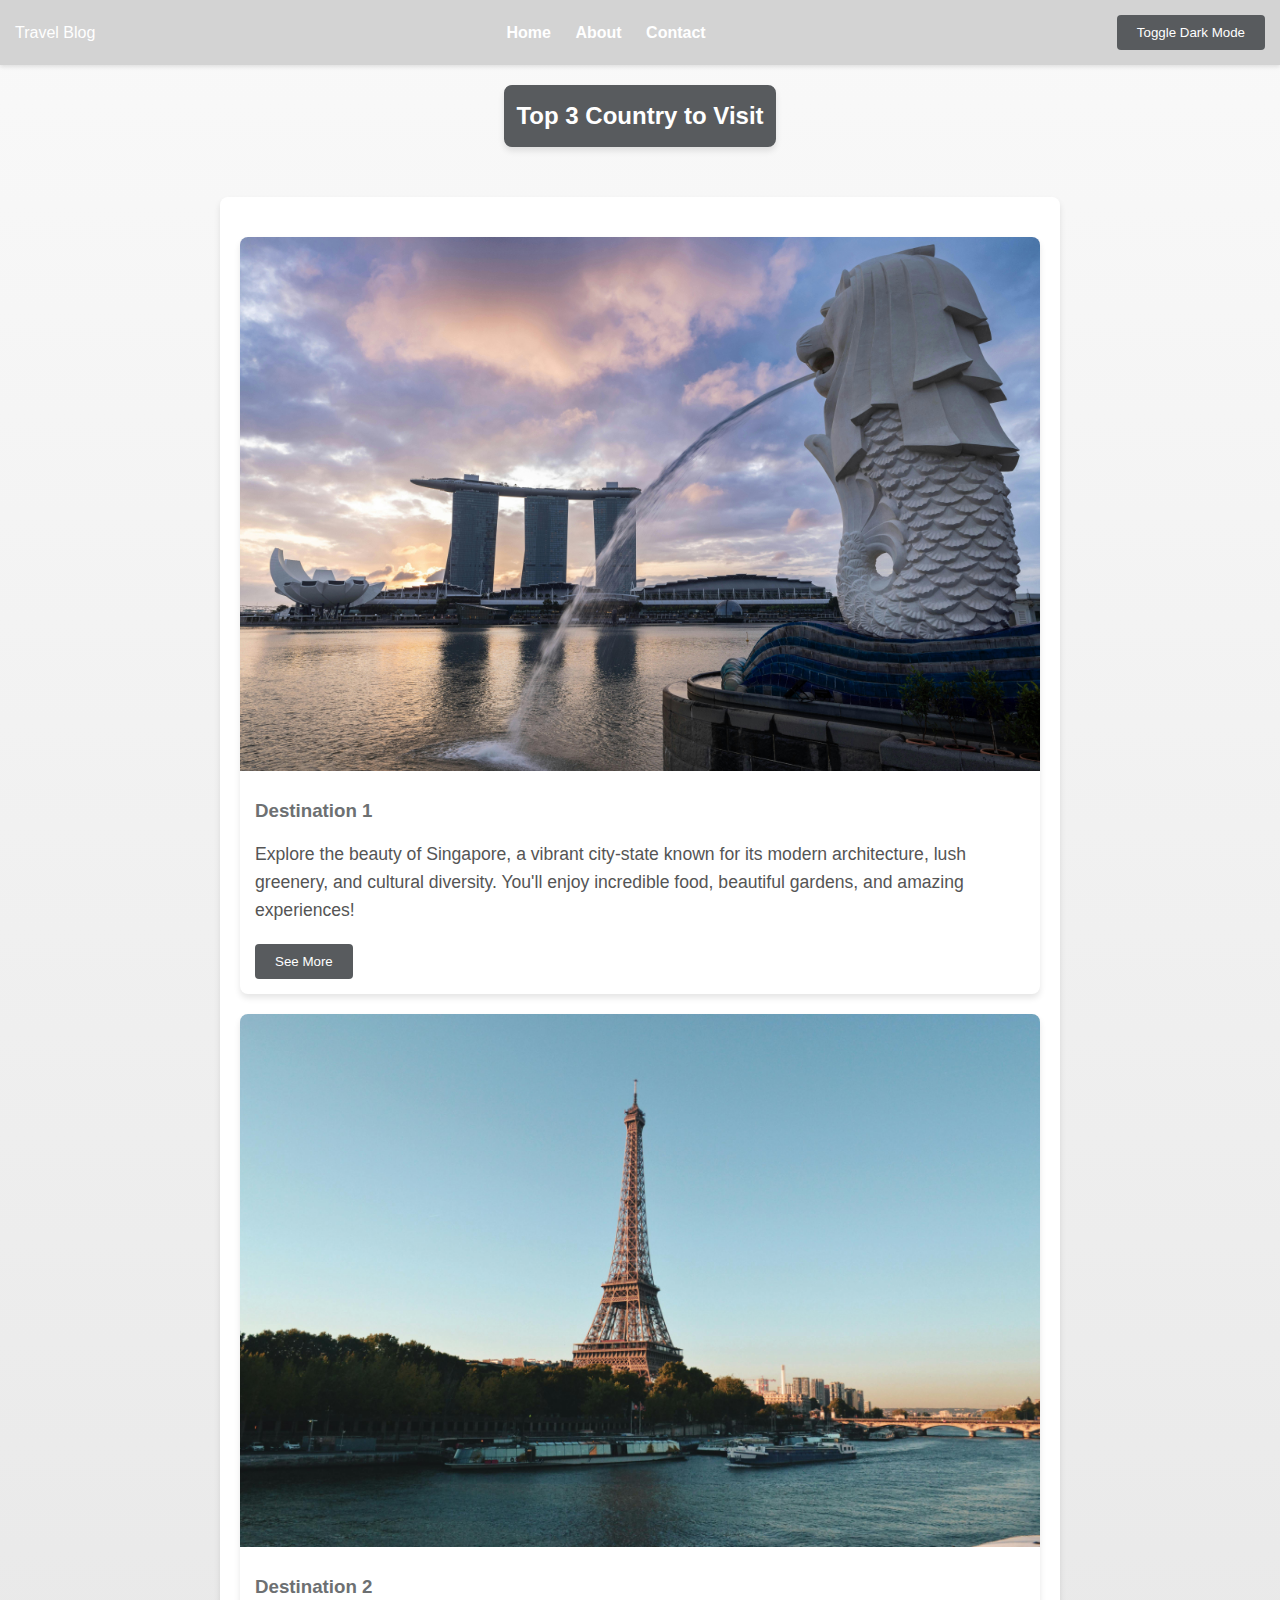
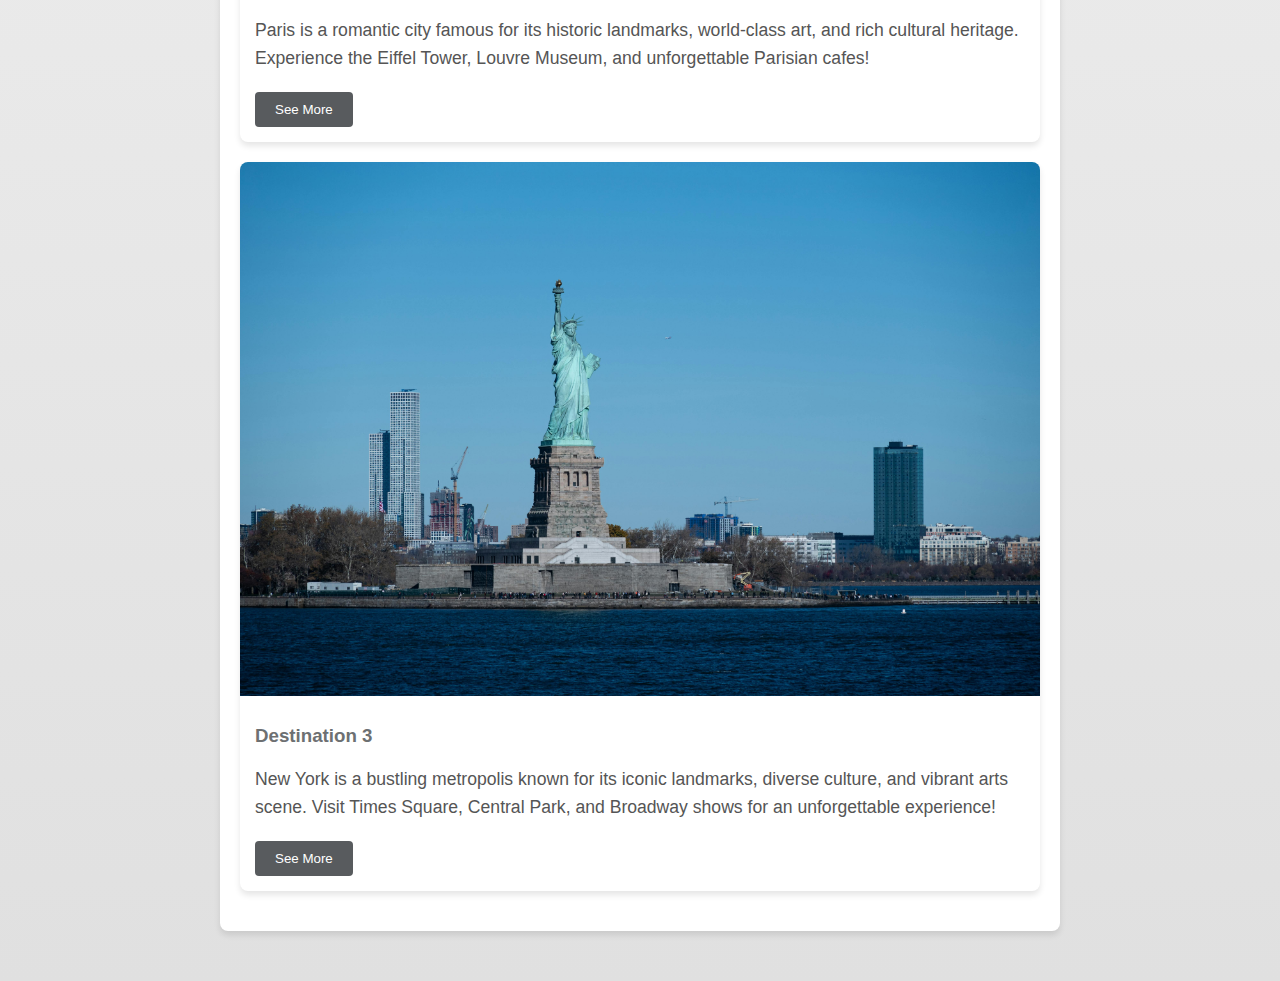
<file: index.html>
<!DOCTYPE html>
<html lang="en">
<head>
  <meta charset="UTF-8">
  <meta name="viewport" content="width=device-width, initial-scale=1.0">
  <title>Jedi's Travel Blog</title>
  <link rel="stylesheet" href="styles.css">
  <script src="script.js" defer></script>
  <link rel="icon" type="image/x-icon" href="favicon.ico">

</head>
<body>
 
  <nav>
    <div>Travel Blog</div>
    <div>
      <a href="index.html">Home</a> 
      <a href="pages/about.html">About</a> 
      <a href="pages/contact.html">Contact</a> 
    </div>
    <button id="toggle-dark-mode">Toggle Dark Mode</button>
  </nav>

  <p class="top-3-text">Top 3 Country to Visit</p>

  <main>
    <section>
      <!-- Destination 1 -->
      <div class="card">
        <img src="images/singapore.jpg" alt="Destination 1">
        <div class="card-content">
          <h3>Destination 1</h3>
          <p id="text-1">
            Explore the beauty of Singapore, a vibrant city-state known for its modern architecture, lush greenery, and cultural diversity. You'll enjoy incredible food, beautiful gardens, and amazing experiences!
            <span id="extra-text-1" style="display: none;">
              Singapore is a vibrant city-state known for its futuristic architecture, such as the Marina Bay Sands and Gardens by the Bay. It offers a rich blend of cultures, reflected in its diverse cuisine and historic neighborhoods like Chinatown and Little India. Despite being a modern metropolis, Singapore is a "City in a Garden," boasting lush greenery and iconic attractions like the Singapore Botanic Gardens.
            </span>
          </p>
          <button id="see-more-1">See More</button>
        </div>
      </div>

      <!-- Destination 2 -->
      <div class="card">
        <img src="images/paris.jpg" alt="Destination 2">
        <div class="card-content">
          <h3>Destination 2</h3>
          <p id="text-2">
            Paris is a romantic city famous for its historic landmarks, world-class art, and rich cultural heritage. Experience the Eiffel Tower, Louvre Museum, and unforgettable Parisian cafes!
            <span id="extra-text-2" style="display: none;">
              Paris is renowned as the City of Light, celebrated for its iconic landmarks like the Eiffel Tower and Notre-Dame Cathedral. It is a global hub for art, fashion, and cuisine, offering timeless beauty and rich cultural experiences. Walking along the Seine River or exploring its charming streets evokes a romantic and unforgettable charm.
            </span>
          </p>
          <button id="see-more-2">See More</button>
        </div>
      </div>

      <!-- Destination 3 -->
      <div class="card">
        <img src="images/new york.jpg" alt="Destination 3">
        <div class="card-content">
          <h3>Destination 3</h3>
          <p id="text-3">
            New York is a bustling metropolis known for its iconic landmarks, diverse culture, and vibrant arts scene. Visit Times Square, Central Park, and Broadway shows for an unforgettable experience!
            <span id="extra-text-3" style="display: none;">
              New York is a bustling metropolis known for its iconic skyline, featuring landmarks like the Statue of Liberty and Times Square. It is a melting pot of cultures, offering world-class cuisine, art, and entertainment. From the vibrancy of Broadway to the tranquility of Central Park, the city has something for everyone.
            </span>
          </p>
          <button id="see-more-3">See More</button>
        </div>
      </div>
    </section>
  </main>

  <script>
    
    document.addEventListener("DOMContentLoaded", () => {
      const destinations = [
        { buttonId: 'see-more-1', textId: 'extra-text-1' },
        { buttonId: 'see-more-2', textId: 'extra-text-2' },
        { buttonId: 'see-more-3', textId: 'extra-text-3' }
      ];

      destinations.forEach(dest => {
        const seeMoreButton = document.getElementById(dest.buttonId);
        const extraText = document.getElementById(dest.textId);

        seeMoreButton.addEventListener("click", () => {
          if (extraText.style.display === "none") {
            extraText.style.display = "inline";
            seeMoreButton.innerText = "See Less";
          } else {
            extraText.style.display = "none";
            seeMoreButton.innerText = "See More";
          }
        });
      });
    });
  </script>
</body>
</html>
</file>
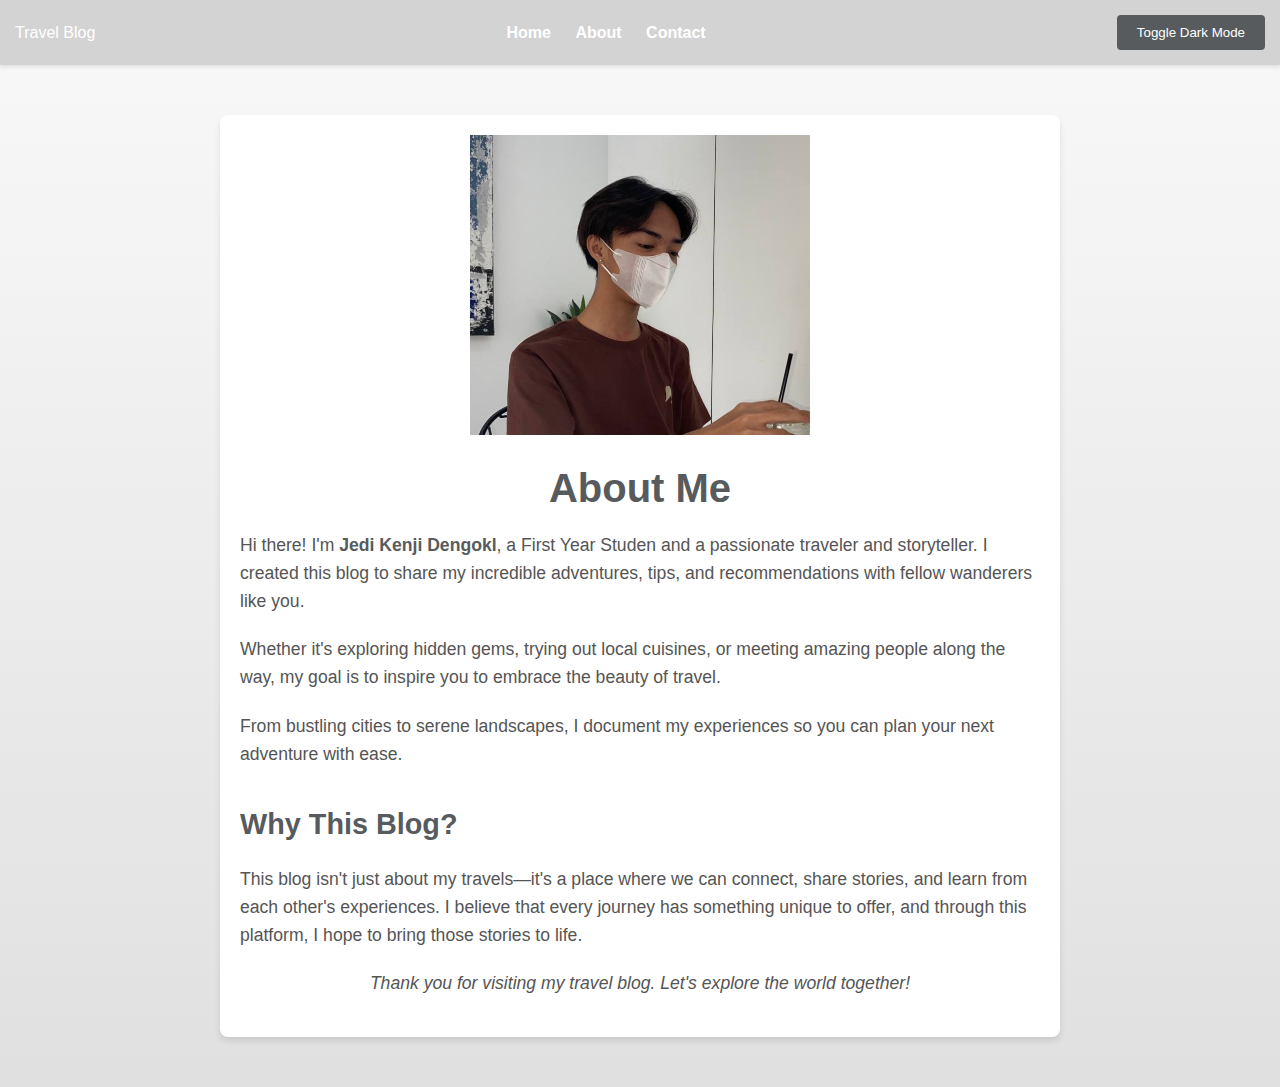
<file: pages/about.html>
<!DOCTYPE html>
<html lang="en">
<head>
  <meta charset="UTF-8">
  <meta name="viewport" content="width=device-width, initial-scale=1.0">
  <title>About Me - Jedi's Travel Blog</title>
  <link rel="stylesheet" href="../styles.css">
  <script src="../script.js" defer></script>
</head>
<body>
  <nav>
    <div>Travel Blog</div>
    <div>
      <a href="../index.html">Home</a> 
      <a href="about.html">About</a>  
      <a href="contact.html">Contact</a> 
    </div>

    <button id="toggle-dark-mode">Toggle Dark Mode</button>
  </nav>
  
  <main>

    <div>
      <center>
        <img src="../images/pfp.jpg" alt="Description of image" width="340" height="300">
      </center>

    </div>

    <h1>About Me</h1>
    <p>
      Hi there! I'm <strong>Jedi Kenji Dengokl</strong>, a First Year Studen and a passionate traveler and storyteller. I created this blog to share my incredible adventures, tips, and recommendations with fellow wanderers like you.
    </p>
    <p>
      Whether it's exploring hidden gems, trying out local cuisines, or meeting amazing people along the way, my goal is to inspire you to embrace the beauty of travel. 
    </p>
    <p>
      From bustling cities to serene landscapes, I document my experiences so you can plan your next adventure with ease.
    </p>
    <h2>Why This Blog?</h2>
    <p>
      This blog isn't just about my travels—it's a place where we can connect, share stories, and learn from each other's experiences. I believe that every journey has something unique to offer, and through this platform, I hope to bring those stories to life.
    </p>
    <p>
      Thank you for visiting my travel blog. Let's explore the world together!
    </p>
  </main>
</body>
</html>
</file>
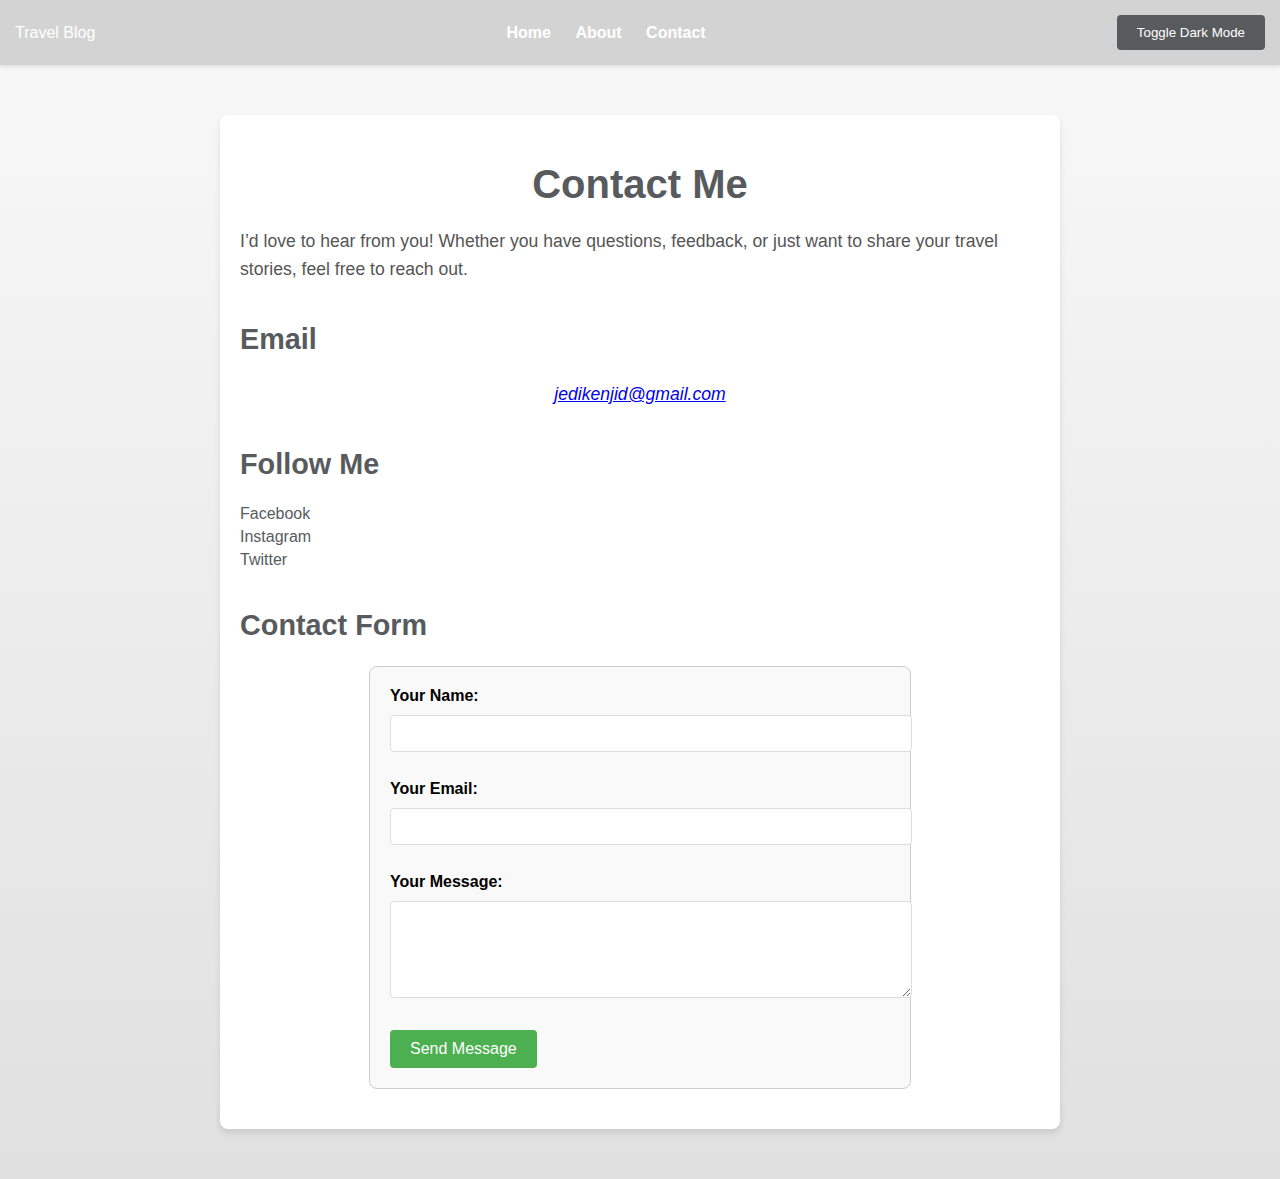
<file: pages/contact.html>
<!DOCTYPE html>
<html lang="en">
<head>
  <meta charset="UTF-8">
  <meta name="viewport" content="width=device-width, initial-scale=1.0">
  <title>Contact - Jedi's Travel Blog</title>
  <link rel="stylesheet" href="../styles.css">
  <script src="../script.js" defer></script>

</head>
<body>
  <nav>
    <div>Travel Blog</div>
    <div>
      <a href="../index.html">Home</a>
      <a href="about.html">About</a>
      <a href="contact.html">Contact</a>
    </div>
    <button id="toggle-dark-mode">Toggle Dark Mode</button>
  </nav>
  <main>
    <h1>Contact Me</h1>
    <p>
      I’d love to hear from you! Whether you have questions, feedback, or just want to share your travel stories, feel free to reach out.
    </p>
    <section>
      <h2>Email</h2>
      <p>
        <a href="mailto:jedi@travelblog.com">jedikenjid@gmail.com</a>
      </p>
    </section>
    <section>
      <h2>Follow Me</h2>
      <ul>
        <li><a href="https://facebook.com/jeditravelblog" target="_blank">Facebook</a></li>
        <li><a href="https://instagram.com/jeditravelblog" target="_blank">Instagram</a></li>
        <li><a href="https://twitter.com/jeditravelblog" target="_blank">Twitter</a></li>
      </ul>
    </section>
    <section>
      <h2>Contact Form</h2>
      <form action="https://formsubmit.co/your-email" method="POST">
        <label for="name">Your Name:</label><br>
        <input type="text" id="name" name="name" required><br><br>

        <label for="email">Your Email:</label><br>
        <input type="email" id="email" name="email" required><br><br>

        <label for="message">Your Message:</label><br>
        <textarea id="message" name="message" rows="5" required></textarea><br><br>

        <button type="submit">Send Message</button>
      </form>
    </section>
  </main>
</body>
</html>
</file>
<file: styles.css>
body {
  font-family: 'Arial', sans-serif;
  margin: 0;
  padding: 0;
  background-color: #ffffff;
  color: #000000;
}

nav {
  background-color: #3b3636;
  color: rgb(255, 255, 255);
  padding: 15px;
  display: flex;
  justify-content: space-between;
  align-items: center;
}

nav a {
  color: rgb(255, 255, 255);
  text-decoration: none;
  margin: 0 10px;
  font-weight: bold;
  transition: color 0.3s ease;
}

nav a:hover {
  color: #080703;
}

main {
  padding: 20px;
  max-width: 1200px;
  margin: 0 auto;
}

.card {
  background: white;
  border-radius: 8px;
  box-shadow: 0 4px 6px rgba(0, 0, 0, 0.1);
  margin: 20px 0;
  overflow: hidden;
  transition: transform 0.3s ease;
}

.card:hover {
  transform: translateY(-5px);
}

.card img {
  width: 100%;
  height: auto;
}

.card-content {
  padding: 15px;
}

.card-content h3 {
  margin: 10px 0;
  color: #6d7072;
}

.card-content p {
  line-height: 1.6;
}

.card-content a {
  display: inline-block;
  margin-top: 10px;
  padding: 10px 20px;
  background: #585b5e;
  color: white;
  text-decoration: none;
  border-radius: 4px;
  transition: background 0.3s ease;
}

.card-content a:hover {
  background: #434747;
}

/* Styling for the "See More" button */
button {
  background-color: #585b5e;
  color: white;
  border: none;
  padding: 10px 20px;
  border-radius: 4px;
  cursor: pointer;
  transition: background-color 0.3s ease;
}

button:hover {
  background-color: #434747;
}

.top-3-text {
  font-size: 1.5rem;
  font-weight: bold;
  color: #ffffff; 
  text-align: center;
  margin-top: 20px;
  padding: 10px;
  border: 2px solid #585b5e;
  border-radius: 8px;
  background-color: #585b5e;
  width: fit-content;
  margin: 20px auto; 
  box-shadow: 0 4px 6px rgba(0, 0, 0, 0.1);
}

form {
  max-width: 500px;
  margin: 20px auto;
  padding: 20px;
  border: 1px solid #ccc;
  border-radius: 8px;
  background-color: #f9f9f9;
}

form label {
  font-weight: bold;
}

form input, form textarea {
  width: 100%;
  padding: 10px;
  margin: 10px 0;
  border: 1px solid #ddd;
  border-radius: 4px;
}

form button {
  background-color: #4CAF50;
  color: white;
  padding: 10px 20px;
  border: none;
  border-radius: 4px;
  cursor: pointer;
  font-size: 1rem;
}

form button:hover {
  background-color: #45a049;
}

ul {
  list-style-type: none;
  padding: 0;
}

ul li {
  margin: 5px 0;
}

ul a {
  color: #585b5e;
  text-decoration: none;
}

ul a:hover {
  text-decoration: underline;
}

/* styles.css */

body {
  font-family: 'Arial', sans-serif;
  margin: 0;
  padding: 0;
  background: linear-gradient(to bottom, #f9f9f9, #e0e0e0);
  color: #585b5e;
}

nav {
  background-color: #585b5e;
  color: white;
  padding: 15px;
  display: flex;
  justify-content: space-between;
  align-items: center;
  box-shadow: 0 2px 4px rgba(0, 0, 0, 0.1);
}

nav a {
  color: white;
  text-decoration: none;
  margin: 0 10px;
  font-weight: bold;
  transition: color 0.3s ease, transform 0.3s ease;
}

nav a:hover {
  color: #d4f1d4;
  transform: scale(1.1);
}

main {
  max-width: 800px;
  margin: 50px auto;
  padding: 20px;
  background: white;
  border-radius: 8px;
  box-shadow: 0 4px 6px rgba(0, 0, 0, 0.1);
}

h1 {
  font-size: 2.5rem;
  margin-bottom: 20px;
  color: #585b5e;
  text-align: center;
}

h2 {
  font-size: 1.8rem;
  margin-top: 40px;
  color: #585b5e;
}

p {
  font-size: 1.1rem;
  line-height: 1.6;
  margin-bottom: 20px;
  color: #555;
}

strong {
  color: #585b5e;
}

main p:last-child {
  text-align: center;
  font-style: italic;
}

@media (max-width: 600px) {
  main {
    padding: 15px;
  }
  h1 {
    font-size: 2rem;
  }
  h2 {
    font-size: 1.5rem;
  }
  p {
    font-size: 1rem;
  }
}

body {
  background-color: white;
  color: black;
}

nav {
  background-color: lightgray;
}

body.dark-mode {
  background-color: #121212; 
  color: white; 
}

nav.dark-mode {
  background-color: #1e1e1e;
}
</file>
